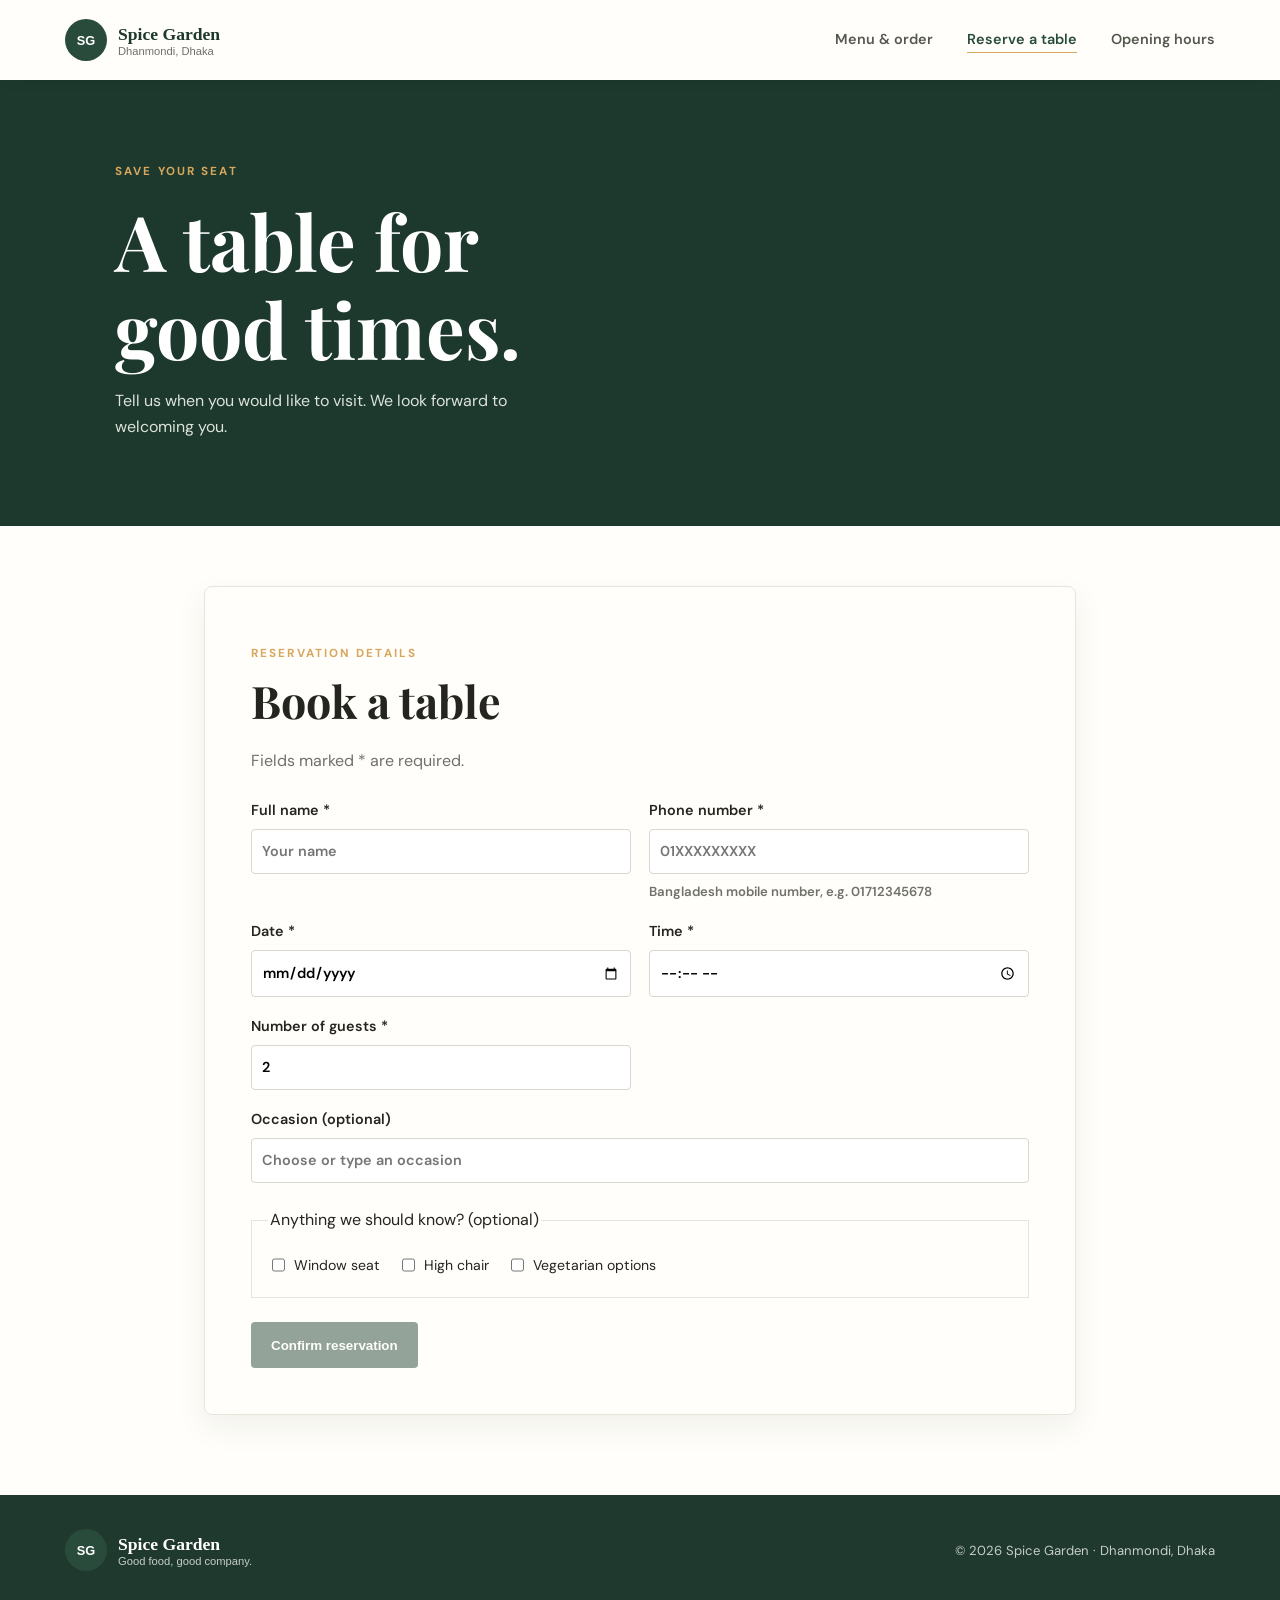
<file: reservation.html>
<!doctype html>
<!-- Name: YOUR NAME | Roll No: YOUR ROLL NUMBER | Set: B -->
<html lang="en">

<head>
    <meta charset="utf-8">
    <meta name="viewport" content="width=device-width, initial-scale=1">
    <title>Reserve a Table | Spice Garden</title>
    <link rel="stylesheet" href="style.css">
    <script src="script.js" defer></script>
</head>

<body>
    <header class="site-header"><a class="brand" href="index.html"><span class="brand-mark">SG</span><span>Spice
                Garden<small>Dhanmondi, Dhaka</small></span></a>
        <nav aria-label="Main navigation"><a href="index.html">Menu &amp; order</a><a class="active"
                href="reservation.html">Reserve a table</a><a href="index.html#hours">Opening hours</a></nav>
    </header>
    <main>
        <section class="reservation-hero">
            <p class="eyebrow">SAVE YOUR SEAT</p>
            <h1>A table for<br>good times.</h1>
            <p>Tell us when you would like to visit. We look forward to welcoming you.</p>
        </section>
        <section class="reservation-wrap">
            <form id="reservation-form" novalidate>
                <div class="form-heading">
                    <p class="eyebrow">RESERVATION DETAILS</p>
                    <h2>Book a table</h2>
                    <p>Fields marked * are required.</p>
                </div>
                <div class="form-grid"><label>Full name *<input name="name" required minlength="2" autocomplete="name"
                            placeholder="Your name"></label><label>Phone number *<input name="phone" type="tel" required
                            autocomplete="tel" placeholder="01XXXXXXXXX"><small>Bangladesh mobile number, e.g.
                            01712345678</small></label><label>Date *<input name="date" type="date"
                            required></label><label>Time *<input name="time" type="time" list="times" required><datalist
                            id="times">
                            <option value="12:00">
                            <option value="13:00">
                            <option value="18:00">
                            <option value="19:00">
                            <option value="20:00">
                        </datalist></label><label>Number of guests *<input name="guests" type="number" min="1" max="12"
                            value="2" required></label><label class="full">Occasion (optional)<input name="occasion"
                            list="occasions" placeholder="Choose or type an occasion"><datalist id="occasions">
                            <option value="Birthday">
                            <option value="Anniversary">
                            <option value="Family dinner">
                            <option value="Other">
                        </datalist></label></div>
                <fieldset>
                    <legend>Anything we should know? (optional)</legend><label><input name="preferences" type="checkbox"
                            value="Window seat"> Window seat</label><label><input name="preferences" type="checkbox"
                            value="High chair"> High chair</label><label><input name="preferences" type="checkbox"
                            value="Vegetarian options"> Vegetarian options</label>
                </fieldset>
                <div id="form-errors" role="alert" aria-live="polite"></div><button id="submit-reservation"
                    class="button dark" type="submit" disabled>Confirm reservation</button>
            </form>
            <aside id="confirmation" aria-live="polite" hidden></aside>
        </section>
    </main>
    <footer><a class="brand" href="index.html"><span class="brand-mark">SG</span><span>Spice Garden<small>Good food,
                    good company.</small></span></a>
        <p>© 2026 Spice Garden · Dhanmondi, Dhaka</p>
    </footer>
</body>

</html>
</file>
<file: style.css>
/* Name: YOUR NAME | Roll No: YOUR ROLL NUMBER | Set: B */
@import url('https://fonts.googleapis.com/css2?family=DM+Sans:wght@400;500;600;700&family=Playfair+Display:wght@500;600;700&display=swap');

:root {
    --ink: #24251f;
    --muted: #70716a;
    --green: #294b3c;
    --dark: #1d382d;
    --cream: #f7f5ef;
    --line: #e7e4db;
    --gold: #d6a75c
}

* {
    box-sizing: border-box
}

body {
    margin: 0;
    background: #fffefa;
    color: var(--ink);
    font: 16px/1.6 'DM Sans', Arial, sans-serif
}

h1,
h2,
h3 {
    font-family: 'Playfair Display', Georgia, serif;
    line-height: 1.15
}

h1 {
    font-size: clamp(2.7rem, 6vw, 5rem);
    margin: .2em 0
}

h2 {
    font-size: clamp(2rem, 4vw, 2.8rem);
    margin: .15em 0 .5em
}

a {
    color: var(--green)
}

.site-header {
    min-height: 80px;
    padding: 10px max(5vw, calc((100vw - 1150px)/2));
    display: flex;
    align-items: center;
    justify-content: space-between;
    gap: 20px;
    position: sticky;
    top: 0;
    z-index: 5;
    background: #fffefa;
    box-shadow: 0 2px 12px #1420140d
}

.brand {
    display: flex;
    align-items: center;
    gap: 11px;
    color: var(--dark);
    font: bold 1.1rem Georgia;
    text-decoration: none
}

.brand small {
    display: block;
    color: var(--muted);
    font: 500 .7rem Arial
}

.brand-mark {
    width: 42px;
    height: 42px;
    border-radius: 50%;
    display: grid;
    place-items: center;
    background: var(--green);
    color: white;
    font: 700 .8rem Arial
}

nav {
    display: flex;
    gap: clamp(12px, 3vw, 34px)
}

nav a {
    text-decoration: none;
    font-size: .9rem;
    font-weight: 600;
    color: #55584f
}

nav a:hover,
nav a.active {
    color: var(--green);
    text-decoration: underline;
    text-decoration-color: var(--gold);
    text-underline-offset: 8px
}

.hero {
    min-height: 500px;
    display: flex;
    align-items: center;
    padding: 70px max(9vw, calc((100vw - 1100px)/2));
    color: white;
    background: linear-gradient(90deg, #12231be0, #12231b70 55%, #12231b1c), url('https://images.unsplash.com/photo-1547592180-85f173990554?auto=format&fit=crop&w=1800&q=85') center/cover, var(--green)
}

.hero>div {
    max-width: 580px
}

.hero>div>p:not(.eyebrow) {
    max-width: 430px;
    color: #f2eee4
}

.eyebrow {
    color: var(--gold);
    font-size: .73rem;
    font-weight: 700;
    letter-spacing: .18em
}

.button {
    display: inline-flex;
    align-items: center;
    justify-content: center;
    min-height: 46px;
    padding: 11px 20px;
    border: 0;
    border-radius: 4px;
    font-weight: 700;
    text-decoration: none;
    cursor: pointer
}

.light {
    background: white;
    color: var(--dark)
}

.dark {
    background: var(--green);
    color: white
}

.button:hover {
    filter: brightness(.92)
}

.section {
    max-width: 1200px;
    margin: auto;
    padding: 80px 26px
}

.section-heading {
    display: flex;
    justify-content: space-between;
    align-items: end;
    gap: 24px;
    margin-bottom: 30px
}

.section-heading>p {
    color: var(--muted)
}

.menu-sections {
    display: grid;
    gap: 38px
}

.menu-category h3 {
    color: var(--dark)
}

.menu-grid {
    display: grid;
    grid-template-columns: repeat(auto-fit, minmax(230px, 1fr));
    gap: 22px
}

.dish-card {
    overflow: hidden;
    border: 1px solid var(--line);
    border-radius: 8px;
    background: white;
    transition: .2s
}

.dish-card:hover {
    transform: translateY(-4px);
    box-shadow: 0 12px 30px #232a2214
}

.dish-image {
    height: 185px;
    position: relative;
    overflow: hidden;
    background: #ede6d9
}

.dish-image img {
    width: 100%;
    height: 100%;
    object-fit: cover;
    transition: transform .35s
}

.dish-card:hover img {
    transform: scale(1.06)
}

.price {
    position: absolute;
    right: 12px;
    top: 12px;
    padding: 6px 11px;
    border-radius: 20px;
    background: white;
    font-size: .85rem;
    font-weight: 700
}

.dish-copy {
    padding: 16px
}

.dish-copy h4 {
    margin: 0;
    font: 700 1.2rem Georgia
}

.dish-copy p {
    min-height: 44px;
    color: var(--muted);
    font-size: .87rem
}

.add-button {
    width: 100%;
    padding: 10px;
    border: 1px solid #c9d4ca;
    border-radius: 4px;
    background: #f4f7f2;
    color: var(--dark);
    font-weight: 700;
    cursor: pointer
}

.add-button:hover {
    background: var(--green);
    color: white
}

.order-section {
    padding: 62px 22px;
    background: var(--cream)
}

.order-panel {
    max-width: 900px;
    margin: auto;
    padding: 30px clamp(18px, 5vw, 46px);
    border-radius: 9px;
    background: white
}

.cart-row {
    display: flex;
    align-items: center;
    justify-content: space-between;
    gap: 14px;
    padding: 15px 0;
    border-top: 1px solid var(--line)
}

.cart-row small {
    display: block;
    color: var(--muted)
}

.quantity {
    display: flex;
    align-items: center;
    gap: 10px
}

.quantity button {
    width: 30px;
    height: 30px;
    border: 1px solid var(--line);
    border-radius: 50%;
    background: white;
    color: var(--green);
    font-size: 1.1rem;
    cursor: pointer
}

.bill-lines {
    max-width: 420px;
    margin: 22px 0 0 auto
}

.bill-lines p {
    display: flex;
    justify-content: space-between;
    margin: 0;
    padding: 7px 0
}

.grand-total {
    border-top: 1px solid var(--line);
    font-size: 1.12rem;
    font-weight: 700
}

.note,
small {
    color: var(--muted);
    font-size: .82rem
}

.note {
    max-width: 420px;
    margin: 12px 0 0 auto
}

.visit {
    display: grid;
    grid-template-columns: 1fr 1fr;
    gap: 60px
}

.visit p {
    color: var(--muted)
}

table {
    width: 100%;
    border-collapse: collapse;
    margin: 10px 0 20px
}

th,
td {
    padding: 10px 0;
    border-bottom: 1px solid var(--line);
    text-align: left
}

th {
    font-weight: 500
}

td {
    text-align: right;
    color: var(--muted)
}

footer {
    min-height: 110px;
    padding: 24px max(5vw, calc((100vw - 1150px)/2));
    display: flex;
    justify-content: space-between;
    align-items: center;
    gap: 20px;
    background: #20392e;
    color: white
}

footer .brand {
    color: white
}

footer .brand small,
footer p {
    color: #c5cec6
}

footer p {
    font-size: .82rem
}

.reservation-hero {
    padding: 70px max(9vw, calc((100vw - 1050px)/2));
    background: var(--dark);
    color: white
}

.reservation-hero>p:last-child {
    max-width: 450px;
    color: #dce3db
}

.reservation-wrap {
    max-width: 920px;
    margin: auto;
    padding: 60px 24px 80px
}

form {
    padding: clamp(22px, 5vw, 46px);
    border: 1px solid var(--line);
    border-radius: 8px;
    box-shadow: 0 12px 32px #232a2210
}

.form-heading {
    margin-bottom: 25px
}

.form-heading>p:last-child {
    color: var(--muted)
}

.form-grid {
    display: grid;
    grid-template-columns: 1fr 1fr;
    gap: 18px
}

.form-grid label {
    display: flex;
    flex-direction: column;
    gap: 7px;
    font-weight: 600;
    font-size: .9rem
}

.form-grid input {
    min-height: 45px;
    padding: 10px;
    border: 1px solid #d8d8cf;
    border-radius: 4px;
    font: inherit
}

.form-grid input:focus {
    outline: 2px solid #91aa98
}

.full {
    grid-column: 1/-1
}

fieldset {
    margin: 24px 0;
    padding: 16px;
    border: 1px solid var(--line)
}

fieldset label {
    display: inline-flex;
    gap: 6px;
    margin: 5px 18px 5px 0;
    font-size: .88rem
}

fieldset input {
    accent-color: var(--green)
}

#form-errors {
    color: #a53d32;
    margin: 12px 0
}

#form-errors:empty {
    display: none
}

#confirmation {
    margin-top: 22px;
    padding: 22px;
    border: 1px solid #b5c8b8;
    border-radius: 8px;
    background: #f1f7f0
}

.sr-only {
    position: absolute;
    width: 1px;
    height: 1px;
    padding: 0;
    margin: -1px;
    overflow: hidden;
    clip: rect(0, 0, 0, 0);
    white-space: nowrap;
    border: 0
}

@media(max-width:700px) {
    .site-header {
        padding: 12px 16px;
        flex-wrap: wrap
    }

    .site-header nav {
        width: 100%;
        justify-content: space-between;
        gap: 8px
    }

    .site-header nav a {
        font-size: .78rem
    }

    .hero {
        min-height: 420px;
        padding: 55px 23px
    }

    .section {
        padding: 58px 18px
    }

    .section-heading {
        align-items: start;
        flex-direction: column;
        gap: 0
    }

    .visit {
        grid-template-columns: 1fr;
        gap: 35px
    }

    footer {
        align-items: flex-start;
        flex-direction: column;
        padding: 22px 18px
    }

    .reservation-hero {
        padding: 55px 22px
    }

    .reservation-wrap {
        padding: 38px 14px 55px
    }

    .form-grid {
        grid-template-columns: 1fr
    }

    .full {
        grid-column: auto
    }
}

button:disabled {
    opacity: .5;
    cursor: not-allowed
}
</file>
